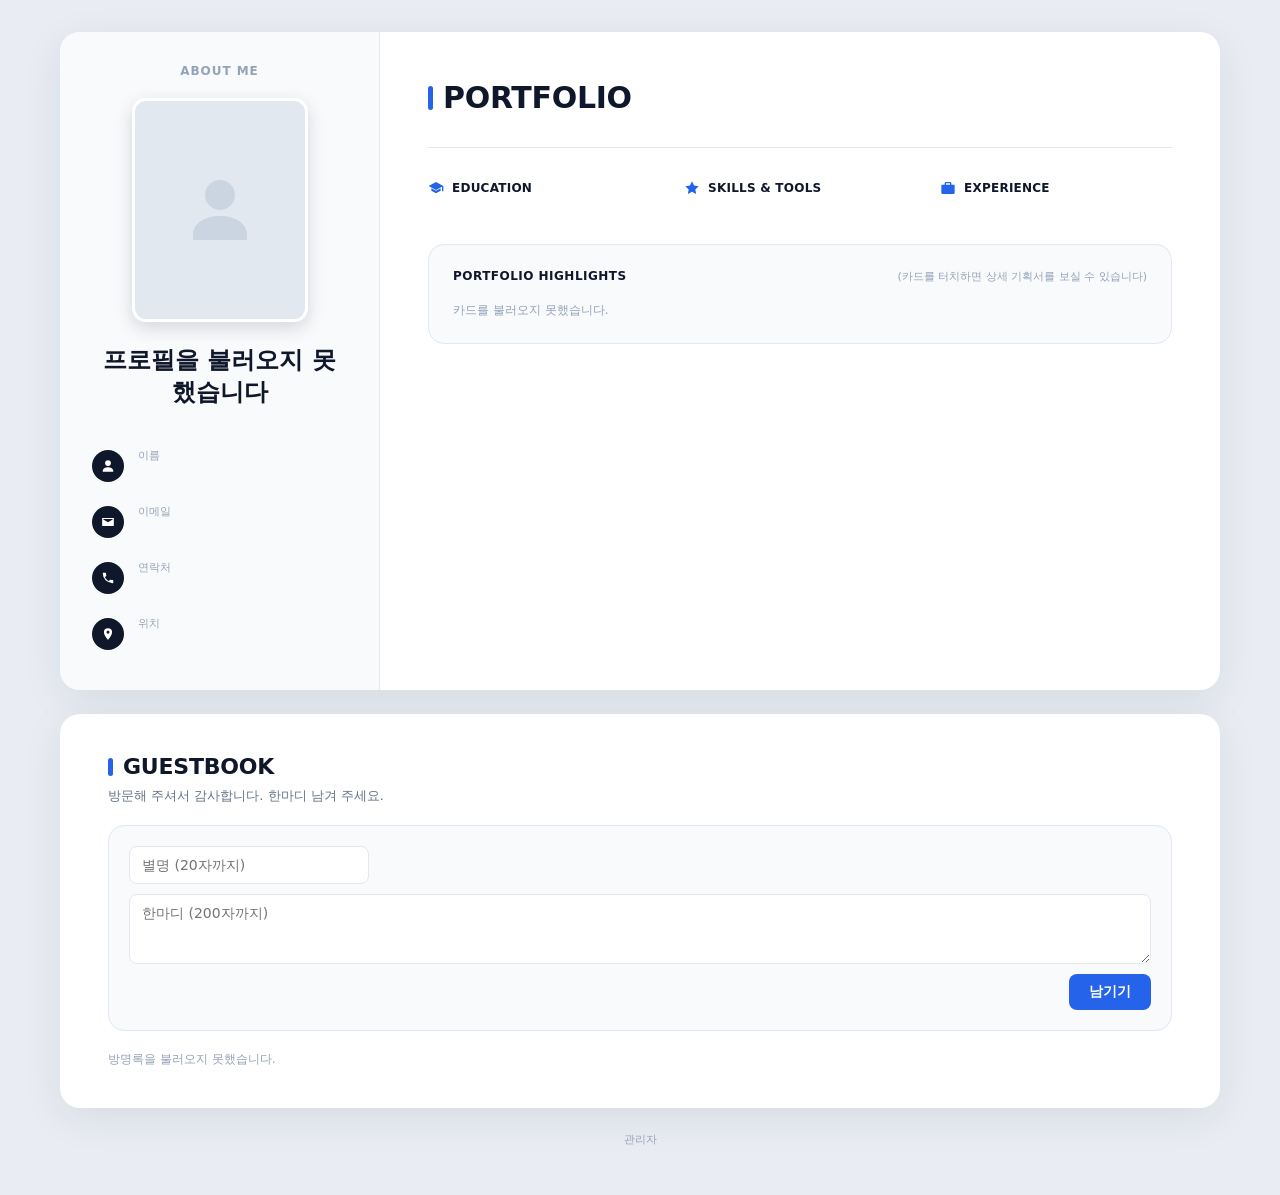
<file: index.html>
<!DOCTYPE html>
<html lang="ko">
<head>
  <meta charset="UTF-8" />
  <meta name="viewport" content="width=device-width, initial-scale=1.0" />
  <title>포트폴리오</title>
  <link rel="stylesheet" href="style.css" />
</head>
<body>
  <!-- ===== 흰 큰 카드 ===== -->
  <div class="page">
    <!-- 왼쪽: ABOUT ME -->
    <aside class="side">
      <p class="side-label">ABOUT ME</p>
      <div class="photo" id="photo"></div>
      <h2 class="name" id="name">불러오는 중…</h2>
      <p class="role" id="title"></p>
      <span class="career" id="career-badge" hidden></span>

      <ul class="contacts">
        <li>
          <span class="ico"><svg viewBox="0 0 24 24" aria-hidden="true"><path d="M12 12a5 5 0 1 0 0-10 5 5 0 0 0 0 10Zm0 2c-5.3 0-9 2.7-9 6v2h18v-2c0-3.3-3.7-6-9-6Z"/></svg></span>
          <div><small>이름</small><strong id="contact-name"></strong></div>
        </li>
        <li>
          <span class="ico"><svg viewBox="0 0 24 24" aria-hidden="true"><path d="M2 5h20v14H2V5Zm2 2v.5l8 5 8-5V7H4Z"/></svg></span>
          <div><small>이메일</small><strong><a id="contact-email"></a></strong></div>
        </li>
        <li>
          <span class="ico"><svg viewBox="0 0 24 24" aria-hidden="true"><path d="M6.6 10.8a15.1 15.1 0 0 0 6.6 6.6l2.2-2.2c.3-.3.7-.4 1-.2 1.1.4 2.3.6 3.6.6.6 0 1 .4 1 1V20c0 .6-.4 1-1 1A17 17 0 0 1 3 4c0-.6.4-1 1-1h3.5c.6 0 1 .4 1 1 0 1.3.2 2.5.6 3.6.1.3 0 .7-.2 1l-2.3 2.2Z"/></svg></span>
          <div><small>연락처</small><strong><a id="contact-phone"></a></strong></div>
        </li>
        <li>
          <span class="ico"><svg viewBox="0 0 24 24" aria-hidden="true"><path d="M12 2a7 7 0 0 0-7 7c0 5.2 7 13 7 13s7-7.8 7-13a7 7 0 0 0-7-7Zm0 9.5A2.5 2.5 0 1 1 12 6.5a2.5 2.5 0 0 1 0 5Z"/></svg></span>
          <div><small>위치</small><strong id="contact-location"></strong></div>
        </li>
      </ul>
    </aside>

    <!-- 오른쪽: PORTFOLIO -->
    <main class="main">
      <h1 class="title">PORTFOLIO</h1>
      <p class="headline" id="headline"></p>
      <p class="intro" id="intro"></p>

      <hr />

      <section class="facts">
        <div>
          <h3><svg viewBox="0 0 24 24" aria-hidden="true"><path d="M12 3 1 9l11 6 9-4.9V17h2V9L12 3Zm-7 9.2v4L12 20l7-3.8v-4L12 16l-7-3.8Z"/></svg>EDUCATION</h3>
          <div class="fact-body" id="education"></div>
        </div>
        <div>
          <h3><svg viewBox="0 0 24 24" aria-hidden="true"><path d="m12 2 3.1 6.3 6.9 1-5 4.9 1.2 6.8L12 17.8 5.8 21l1.2-6.8-5-4.9 6.9-1L12 2Z"/></svg>SKILLS &amp; TOOLS</h3>
          <ul class="fact-body skills" id="skills"></ul>
        </div>
        <div>
          <h3><svg viewBox="0 0 24 24" aria-hidden="true"><path d="M9 3h6a2 2 0 0 1 2 2v2h4a1 1 0 0 1 1 1v11a2 2 0 0 1-2 2H4a2 2 0 0 1-2-2V8a1 1 0 0 1 1-1h4V5a2 2 0 0 1 2-2Zm0 4h6V5H9v2Zm-7 5h20v1H2v-1Z"/></svg>EXPERIENCE</h3>
          <div class="fact-body" id="experience"></div>
        </div>
      </section>

      <section class="highlights">
        <header>
          <h3>PORTFOLIO HIGHLIGHTS</h3>
          <p>(카드를 터치하면 상세 기획서를 보실 수 있습니다)</p>
        </header>
        <div class="cards" id="cards">
          <p class="empty">카드를 불러오는 중…</p>
        </div>
      </section>

      <p class="quote" id="quote"></p>
    </main>
  </div>

  <!-- ===== 방명록 ===== -->
  <section class="guestbook">
    <h2 class="title small">GUESTBOOK</h2>
    <p class="gb-sub">방문해 주셔서 감사합니다. 한마디 남겨 주세요.</p>

    <div class="gb-form">
      <input type="text" id="gb-nickname" maxlength="20" placeholder="별명 (20자까지)" />
      <textarea id="gb-message" maxlength="200" rows="3" placeholder="한마디 (200자까지)"></textarea>
      <div class="gb-actions">
        <span class="gb-status" id="gb-status"></span>
        <button type="button" id="gb-submit">남기기</button>
      </div>
    </div>

    <ul class="gb-list" id="gb-list">
      <li class="empty">방명록을 불러오는 중…</li>
    </ul>
  </section>

  <footer class="site-foot"><a href="admin.html">관리자</a></footer>

  <script src="script.js"></script>
</body>
</html>
</file>
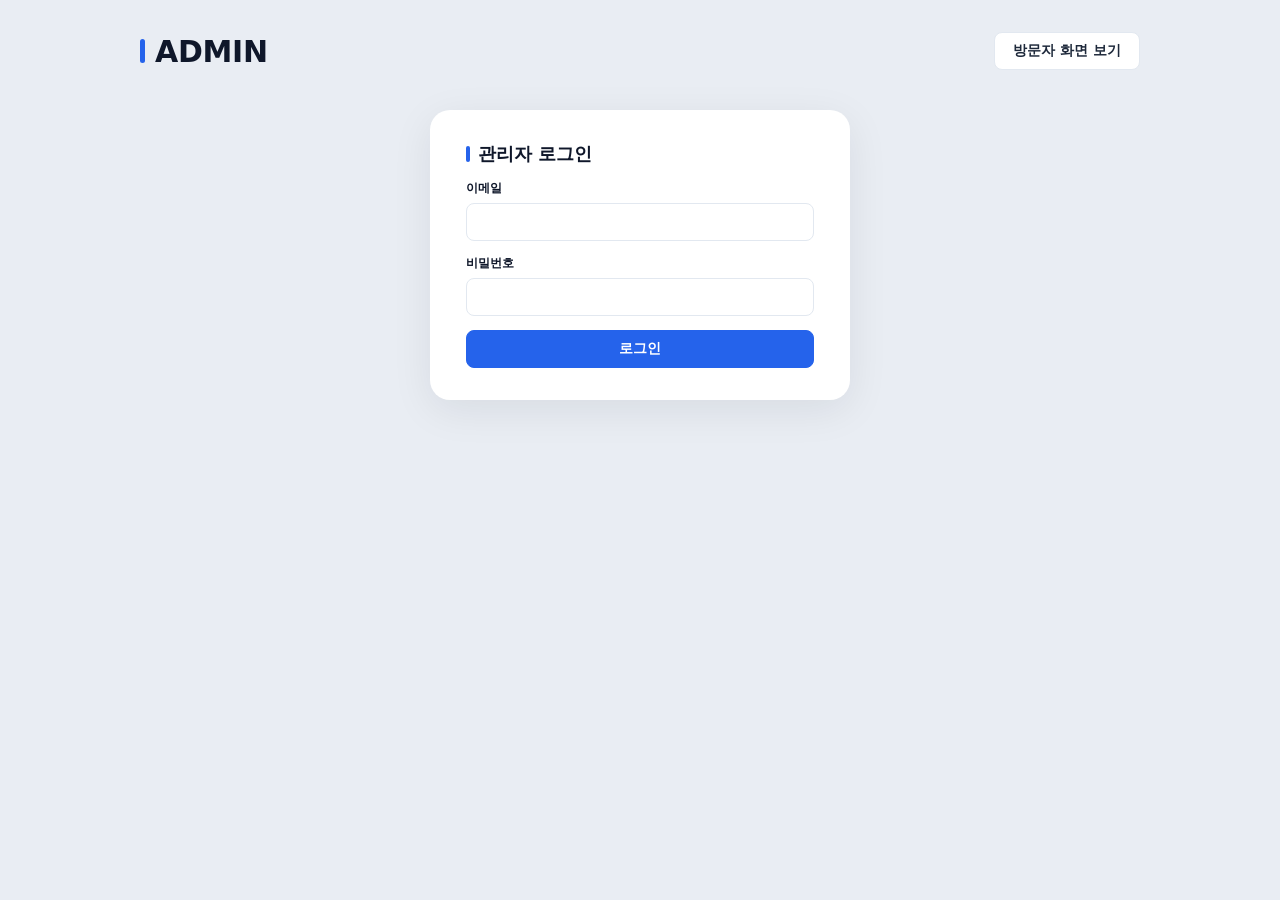
<file: admin.html>
<!DOCTYPE html>
<html lang="ko">
<head>
  <meta charset="UTF-8" />
  <meta name="viewport" content="width=device-width, initial-scale=1.0" />
  <meta name="robots" content="noindex" />
  <title>관리자 | 포트폴리오</title>
  <link rel="stylesheet" href="style.css" />
</head>
<body>
  <div class="admin-wrap">
    <!-- 맨 위 줄 -->
    <header class="admin-top">
      <h1 class="title">ADMIN</h1>
      <div class="admin-top-right">
        <span class="who" id="who"></span>
        <a class="btn ghost" href="index.html">방문자 화면 보기</a>
        <button type="button" class="btn ghost" id="logout-btn" hidden>로그아웃</button>
      </div>
    </header>

    <!-- 로그인 -->
    <section class="panel login" id="login-view" hidden>
      <h2>관리자 로그인</h2>
      <label class="field">
        <span>이메일</span>
        <input type="email" id="login-email" autocomplete="username" />
      </label>
      <label class="field">
        <span>비밀번호</span>
        <input type="password" id="login-password" autocomplete="current-password" />
      </label>
      <button type="button" class="btn" id="login-btn">로그인</button>
      <p class="msg" id="login-msg"></p>
    </section>

    <!-- 관리자가 아닐 때 -->
    <section class="panel login" id="denied-view" hidden>
      <h2>관리자만 쓸 수 있어요</h2>
      <p class="hint">이 계정은 관리자로 등록되어 있지 않아요. 다른 계정으로 로그인하려면 오른쪽 위 로그아웃을 눌러 주세요.</p>
    </section>

    <!-- 불러오는 중 -->
    <p class="hint center" id="loading-view">확인하는 중…</p>

    <!-- 관리자 화면 -->
    <div id="admin-view" hidden>
      <!-- 프로필 -->
      <section class="panel">
        <h2>프로필</h2>
        <div class="profile-photo-row">
          <div class="photo small" id="pf-photo"></div>
          <div>
            <label class="field">
              <span>프로필 사진 (PNG·JPG·WEBP·GIF, 10MB까지) — 고르면 바로 바뀌어요</span>
              <input type="file" id="pf-photo-input" accept="image/png,image/jpeg,image/webp,image/gif" />
            </label>
            <p class="msg" id="pf-photo-msg"></p>
          </div>
        </div>
        <div class="field-grid" id="profile-fields"></div>
        <div class="row-end">
          <p class="msg" id="profile-msg"></p>
          <button type="button" class="btn" id="profile-save">프로필 저장</button>
        </div>
      </section>

      <!-- 포트폴리오 카드 -->
      <section class="panel">
        <div class="panel-head">
          <h2>포트폴리오 카드</h2>
          <button type="button" class="btn" id="project-add">+ 카드 추가</button>
        </div>

        <div class="edit-box" id="project-form" hidden>
          <h3 id="project-form-title">새 카드</h3>
          <div class="field-grid">
            <label class="field"><span>번호 (예: 01)</span><input type="text" id="pj-number" /></label>
            <label class="field"><span>분류</span><input type="text" id="pj-category" /></label>
            <label class="field wide"><span>제목 (꼭 적기)</span><input type="text" id="pj-title" /></label>
            <label class="field wide"><span>설명</span><textarea id="pj-description" rows="3"></textarea></label>
            <label class="field wide"><span>태그 (쉼표로 나누기)</span><input type="text" id="pj-tags" /></label>

            <div class="field">
              <span>썸네일 이미지 (PNG·JPG·WEBP·GIF, 10MB까지)</span>
              <div class="file-now">
                <div class="thumb" id="pj-thumb-preview"></div>
                <button type="button" class="btn ghost small" id="pj-thumb-clear">빼기</button>
              </div>
              <input type="file" id="pj-thumb" accept="image/png,image/jpeg,image/webp,image/gif" />
            </div>
            <div class="field">
              <span>첨부 파일 (이미지 또는 PDF, 10MB까지)</span>
              <div class="file-now">
                <a class="file-link" id="pj-file-link" target="_blank" rel="noopener"></a>
                <button type="button" class="btn ghost small" id="pj-file-clear">빼기</button>
              </div>
              <input type="file" id="pj-file" accept="image/png,image/jpeg,image/webp,image/gif,application/pdf" />
            </div>
          </div>
          <div class="row-end">
            <p class="msg" id="project-msg"></p>
            <button type="button" class="btn ghost" id="project-cancel">취소</button>
            <button type="button" class="btn" id="project-save">카드 저장</button>
          </div>
        </div>

        <ul class="admin-list" id="project-list"></ul>
        <p class="msg" id="project-list-msg"></p>
      </section>

      <!-- 좋아요 -->
      <section class="panel">
        <h2>좋아요</h2>
        <ul class="admin-list" id="like-list"></ul>
        <p class="msg" id="like-msg"></p>
      </section>

      <!-- 방명록 -->
      <section class="panel">
        <div class="panel-head">
          <h2>방명록</h2>
          <button type="button" class="btn ghost" id="guestbook-reload">새로고침</button>
        </div>
        <ul class="admin-list" id="guestbook-list"></ul>
        <p class="msg" id="guestbook-msg"></p>
      </section>
    </div>
  </div>

  <script src="admin.js"></script>
</body>
</html>
</file>
<file: style.css>
/* ===== 색과 기본값 ===== */
:root {
  --blue: #2563eb;
  --blue-soft: #eff4ff;
  --blue-line: #bfd3fb;
  --navy: #0f172a;
  --text: #1e293b;
  --muted: #64748b;
  --faint: #94a3b8;
  --line: #e2e8f0;
  --side-bg: #f8fafc;
  --placeholder: #e2e8f0;
  --heart: #ef4444;
}
* { box-sizing: border-box; margin: 0; padding: 0; }
body {
  font-family: "Pretendard", "Apple SD Gothic Neo", "Malgun Gothic", "Noto Sans KR", system-ui, sans-serif;
  background: #e9edf3;
  color: var(--text);
  padding: 32px 24px 48px;
}
a { color: inherit; text-decoration: none; }
button, input, textarea { font: inherit; }
[hidden] { display: none !important; }

/* ===== 흰 큰 카드 ===== */
.page {
  max-width: 1160px;
  margin: 0 auto;
  background: #fff;
  border-radius: 20px;
  box-shadow: 0 10px 40px rgba(15, 23, 42, 0.08);
  display: grid;
  grid-template-columns: 320px 1fr;
  overflow: hidden;
}

/* ===== 왼쪽 ABOUT ME ===== */
.side {
  background: var(--side-bg);
  border-right: 1px solid var(--line);
  padding: 32px 32px 40px;
  text-align: center;
}
.side-label { font-size: 12px; font-weight: 700; letter-spacing: 0.08em; color: var(--faint); }
.photo {
  width: 176px;
  height: 224px;
  margin: 20px auto 22px;
  border-radius: 14px;
  overflow: hidden;
  background: var(--placeholder);
  border: 3px solid #fff;
  box-shadow: 0 6px 18px rgba(15, 23, 42, 0.15);
  display: grid;
  place-items: center;
}
.photo img { width: 100%; height: 100%; object-fit: cover; display: block; }
.photo svg { width: 72px; height: 72px; fill: #cbd5e1; }
.name { font-size: 24px; font-weight: 900; color: var(--navy); }
.role { margin-top: 6px; font-size: 14px; font-weight: 700; color: var(--blue); }
.career {
  display: inline-block;
  margin-top: 12px;
  padding: 4px 12px;
  font-size: 12px;
  font-weight: 500;
  color: var(--blue);
  background: var(--blue-soft);
  border: 1px solid var(--blue-line);
  border-radius: 999px;
}
.contacts { list-style: none; margin-top: 40px; text-align: left; display: grid; gap: 22px; }
.contacts li { display: flex; gap: 14px; align-items: flex-start; }
.ico {
  flex: none;
  width: 32px; height: 32px;
  border-radius: 50%;
  background: var(--navy);
  display: grid; place-items: center;
  margin-top: 2px;
}
.ico svg { width: 14px; height: 14px; fill: #fff; }
.contacts small { display: block; font-size: 11px; color: var(--faint); }
.contacts strong { display: block; font-size: 14px; font-weight: 700; color: var(--navy); line-height: 1.45; word-break: keep-all; overflow-wrap: anywhere; }
.contacts a:hover { color: var(--blue); }

/* ===== 오른쪽 PORTFOLIO ===== */
.main { padding: 48px 48px 40px; min-width: 0; }
.title {
  display: flex; align-items: center; gap: 10px;
  font-size: 30px; font-weight: 900; color: var(--navy); letter-spacing: -0.01em;
}
.title::before { content: ""; width: 5px; height: 24px; background: var(--blue); border-radius: 3px; }
.headline { margin-top: 14px; font-size: 20px; font-weight: 700; line-height: 1.5; color: var(--navy); word-break: keep-all; }
.headline .hl { color: var(--blue); box-shadow: inset 0 -2px 0 var(--blue); }
.intro { margin-top: 14px; font-size: 14px; line-height: 1.7; color: var(--muted); word-break: keep-all; white-space: pre-line; max-width: 720px; }
hr { border: 0; border-top: 1px solid var(--line); margin: 32px 0; }

.facts { display: grid; grid-template-columns: repeat(3, 1fr); gap: 24px; }
.facts h3 { display: flex; align-items: center; gap: 8px; font-size: 12px; font-weight: 700; color: var(--navy); letter-spacing: 0.02em; }
.facts h3 svg { width: 16px; height: 16px; fill: var(--blue); }
.fact-body { margin-top: 12px; font-size: 12px; line-height: 1.7; color: var(--faint); word-break: keep-all; }
.fact-body strong { display: block; font-size: 13px; color: var(--navy); }
.fact-body .sub { display: block; color: var(--muted); }
.fact-body .line { display: block; }
.skills { list-style: none; display: grid; grid-template-columns: auto auto; column-gap: 18px; justify-content: start; color: var(--muted); }
.skills li::before { content: "•"; color: var(--faint); margin-right: 6px; }

/* ===== PORTFOLIO HIGHLIGHTS ===== */
.highlights {
  margin-top: 36px;
  padding: 24px;
  border: 1px solid var(--line);
  border-radius: 16px;
  background: var(--side-bg);
}
.highlights header { display: flex; justify-content: space-between; align-items: baseline; gap: 12px; flex-wrap: wrap; }
.highlights header h3 { font-size: 12px; font-weight: 700; letter-spacing: 0.04em; color: var(--navy); }
.highlights header p { font-size: 11px; color: var(--faint); }
.cards { margin-top: 18px; display: grid; grid-template-columns: repeat(4, 1fr); gap: 16px; }
.card {
  display: flex; flex-direction: column;
  min-width: 0;
  background: #fff;
  border: 1px solid var(--line);
  border-radius: 12px;
  padding: 14px;
  transition: transform .18s ease, box-shadow .18s ease, border-color .18s ease;
}
.card.clickable { cursor: pointer; }
.card.clickable:hover,
.card.clickable:focus-visible { transform: translateY(-4px); box-shadow: 0 10px 24px rgba(37, 99, 235, 0.12); border-color: var(--blue-line); outline: none; }
.browser { border: 1px solid var(--line); border-radius: 6px; overflow: hidden; }
.browser .bar { display: flex; gap: 4px; padding: 6px 8px; background: #eef1f5; }
.browser .bar i { width: 6px; height: 6px; border-radius: 50%; background: #cbd5e1; }
.browser .shot { height: 88px; background: var(--placeholder); }
.browser .shot img { width: 100%; height: 100%; object-fit: cover; object-position: top center; display: block; }
.card .cat { margin-top: 14px; font-size: 10px; font-weight: 700; color: var(--blue); word-break: keep-all; }
.card h4 { margin-top: 6px; font-size: 13px; font-weight: 700; line-height: 1.45; color: var(--navy); word-break: keep-all; }
.card p {
  margin-top: 8px; font-size: 11px; line-height: 1.6; color: var(--faint);
  display: -webkit-box; -webkit-line-clamp: 2; -webkit-box-orient: vertical; overflow: hidden;
}
.card-foot { margin-top: auto; padding-top: 16px; display: flex; align-items: flex-end; justify-content: space-between; gap: 8px; }
.tags { display: flex; flex-wrap: wrap; gap: 4px; }
.tag { padding: 3px 8px; font-size: 10px; font-weight: 500; color: var(--muted); background: #f1f5f9; border-radius: 4px; }
.like {
  flex: none;
  display: inline-flex; align-items: center; gap: 4px;
  padding: 3px 8px;
  font-size: 11px; font-weight: 700; color: var(--muted);
  background: #fff;
  border: 1px solid var(--line);
  border-radius: 999px;
  cursor: pointer;
}
.like svg { width: 13px; height: 13px; fill: none; stroke: currentColor; stroke-width: 2; }
.like:hover { color: var(--heart); border-color: #fecaca; }
.like.liked { color: var(--heart); border-color: #fecaca; background: #fef2f2; cursor: default; }
.like.liked svg { fill: currentColor; }
.like:disabled { opacity: .6; }

.quote { margin-top: 48px; text-align: center; font-size: 12px; font-style: italic; font-weight: 500; color: var(--faint); word-break: keep-all; }
.empty { font-size: 12px; color: var(--faint); list-style: none; }

/* ===== 방명록 ===== */
.guestbook {
  max-width: 1160px;
  margin: 24px auto 0;
  background: #fff;
  border-radius: 20px;
  box-shadow: 0 10px 40px rgba(15, 23, 42, 0.08);
  padding: 40px 48px;
}
.title.small { font-size: 22px; }
.title.small::before { height: 18px; }
.gb-sub { margin-top: 8px; font-size: 13px; color: var(--muted); }
.gb-form {
  margin-top: 20px;
  padding: 20px;
  border: 1px solid var(--line);
  border-radius: 16px;
  background: var(--side-bg);
  display: grid;
  gap: 10px;
}
.gb-form input,
.gb-form textarea {
  width: 100%;
  padding: 10px 12px;
  font-size: 14px;
  color: var(--text);
  background: #fff;
  border: 1px solid var(--line);
  border-radius: 8px;
  resize: vertical;
}
.gb-form input { max-width: 240px; }
.gb-form input:focus,
.gb-form textarea:focus { outline: none; border-color: var(--blue); box-shadow: 0 0 0 3px var(--blue-soft); }
.gb-actions { display: flex; align-items: center; justify-content: flex-end; gap: 12px; }
.gb-status { font-size: 12px; color: var(--muted); }
.gb-status.error { color: var(--heart); }
#gb-submit {
  padding: 9px 20px;
  font-size: 14px; font-weight: 700; color: #fff;
  background: var(--blue);
  border: 0; border-radius: 8px;
  cursor: pointer;
}
#gb-submit:hover { background: #1d4ed8; }
#gb-submit:disabled { opacity: .6; cursor: default; }
.gb-list { list-style: none; margin-top: 20px; display: grid; gap: 12px; }
.gb-item { padding: 14px 16px; border: 1px solid var(--line); border-radius: 12px; }
.gb-item header { display: flex; align-items: baseline; gap: 8px; }
.gb-item strong { font-size: 13px; color: var(--navy); overflow-wrap: anywhere; }
.gb-item time { font-size: 11px; color: var(--faint); }
.gb-item p { margin-top: 6px; font-size: 13px; line-height: 1.6; color: var(--muted); white-space: pre-line; overflow-wrap: anywhere; }

.site-foot { max-width: 1160px; margin: 20px auto 0; text-align: center; }
.site-foot a { font-size: 11px; color: var(--faint); }
.site-foot a:hover { color: var(--blue); text-decoration: underline; }

/* ===== 관리자 화면 ===== */
.admin-wrap { max-width: 1000px; margin: 0 auto; }
.admin-top { display: flex; align-items: center; justify-content: space-between; gap: 12px; flex-wrap: wrap; margin-bottom: 20px; }
.admin-top-right { display: flex; align-items: center; gap: 8px; flex-wrap: wrap; }
.who { font-size: 12px; color: var(--muted); }
.panel {
  background: #fff;
  border-radius: 20px;
  box-shadow: 0 10px 40px rgba(15, 23, 42, 0.08);
  padding: 32px 36px;
  margin-bottom: 20px;
}
.panel h2 { display: flex; align-items: center; gap: 8px; font-size: 18px; font-weight: 900; color: var(--navy); }
.panel h2::before { content: ""; width: 4px; height: 16px; background: var(--blue); border-radius: 2px; }
.panel-head { display: flex; align-items: center; justify-content: space-between; gap: 12px; flex-wrap: wrap; }
.panel.login { max-width: 420px; margin: 40px auto; display: grid; gap: 14px; }
.hint { font-size: 13px; line-height: 1.6; color: var(--muted); }
.hint.center { text-align: center; padding: 40px 0; }

.btn {
  display: inline-flex; align-items: center; justify-content: center;
  padding: 9px 18px;
  font-size: 14px; font-weight: 700; color: #fff;
  background: var(--blue);
  border: 1px solid var(--blue); border-radius: 8px;
  cursor: pointer;
  white-space: nowrap;
}
.btn:hover { background: #1d4ed8; }
.btn.ghost { color: var(--text); background: #fff; border-color: var(--line); }
.btn.ghost:hover { border-color: var(--blue-line); color: var(--blue); }
.btn.danger { color: var(--heart); background: #fff; border-color: #fecaca; }
.btn.danger:hover { background: #fef2f2; }
.btn.small { padding: 5px 10px; font-size: 12px; }
.btn:disabled { opacity: .45; cursor: default; }

.field { display: grid; gap: 6px; font-size: 12px; font-weight: 700; color: var(--navy); min-width: 0; }
.field > span { font-weight: 700; }
.field input[type="text"], .field input[type="email"], .field input[type="password"], .field textarea {
  width: 100%;
  padding: 10px 12px;
  font-size: 14px; font-weight: 400;
  color: var(--text);
  background: #fff;
  border: 1px solid var(--line);
  border-radius: 8px;
  resize: vertical;
}
.field input:focus, .field textarea:focus { outline: none; border-color: var(--blue); box-shadow: 0 0 0 3px var(--blue-soft); }
.field input[type="file"] { font-size: 12px; font-weight: 400; color: var(--muted); max-width: 100%; }
.field-grid { margin-top: 20px; display: grid; grid-template-columns: 1fr 1fr; gap: 16px; }
.field.wide { grid-column: 1 / -1; }
.row-end { margin-top: 20px; display: flex; align-items: center; justify-content: flex-end; gap: 10px; flex-wrap: wrap; }
.msg { font-size: 12px; color: var(--muted); }
.msg:empty { display: none; }
.msg.error { color: var(--heart); }
.row-end .msg { margin-right: auto; }

.profile-photo-row { margin-top: 20px; display: flex; align-items: center; gap: 20px; flex-wrap: wrap; }
.photo.small { width: 96px; height: 122px; margin: 0; border-radius: 10px; }
.photo.small svg { width: 44px; height: 44px; }

.edit-box {
  margin-top: 20px;
  padding: 20px;
  border: 1px solid var(--blue-line);
  border-radius: 16px;
  background: var(--side-bg);
}
.edit-box h3 { font-size: 14px; font-weight: 700; color: var(--blue); }
.file-now { display: flex; align-items: center; gap: 10px; }
.file-link { font-size: 12px; font-weight: 400; color: var(--blue); overflow-wrap: anywhere; }
.file-link:not([href]) { color: var(--faint); }

.thumb { flex: none; width: 96px; height: 60px; border-radius: 6px; border: 1px solid var(--line); background: var(--placeholder); overflow: hidden; }
.thumb img { width: 100%; height: 100%; object-fit: cover; object-position: top center; display: block; }

.admin-list { list-style: none; margin-top: 16px; display: grid; gap: 10px; }
.admin-row {
  display: flex; align-items: center; gap: 14px;
  padding: 12px 14px;
  border: 1px solid var(--line);
  border-radius: 12px;
  background: #fff;
}
.row-info { flex: 1; min-width: 0; display: grid; gap: 2px; }
.row-info .cat { font-size: 10px; font-weight: 700; color: var(--blue); }
.row-info strong { font-size: 14px; color: var(--navy); overflow-wrap: anywhere; }
.row-info small { font-size: 11px; color: var(--faint); }
.row-actions { flex: none; display: flex; align-items: center; gap: 6px; flex-wrap: wrap; justify-content: flex-end; }
.like-count { font-size: 13px; font-weight: 700; color: var(--heart); margin-right: 6px; }
.gb-head { display: flex; align-items: baseline; gap: 8px; }
.gb-head time { font-size: 11px; color: var(--faint); }
.gb-text { font-size: 13px; line-height: 1.6; color: var(--muted); white-space: pre-line; overflow-wrap: anywhere; }

/* ===== 화면 폭에 따라 ===== */
@media (max-width: 1024px) {
  .cards { grid-template-columns: repeat(2, 1fr); }
}
@media (max-width: 860px) {
  body { padding: 0 0 24px; }
  .page { grid-template-columns: 1fr; border-radius: 0; }
  .side { border-right: 0; border-bottom: 1px solid var(--line); }
  .contacts { max-width: 320px; margin-left: auto; margin-right: auto; }
  .main { padding: 32px 20px; }
  .facts { grid-template-columns: 1fr; }
  .guestbook { margin: 16px 16px 0; padding: 28px 20px; }
  .gb-form input { max-width: none; }
  .admin-wrap { padding: 20px 16px 0; }
  .panel { padding: 24px 18px; }
  .field-grid { grid-template-columns: 1fr; }
  .admin-row { flex-wrap: wrap; }
  .admin-row .row-actions { width: 100%; justify-content: flex-start; }
}
@media (max-width: 560px) {
  .cards { grid-template-columns: 1fr; }
  .highlights { padding: 18px; }
  .title { font-size: 26px; }
  .headline { font-size: 18px; }
}
</file>
